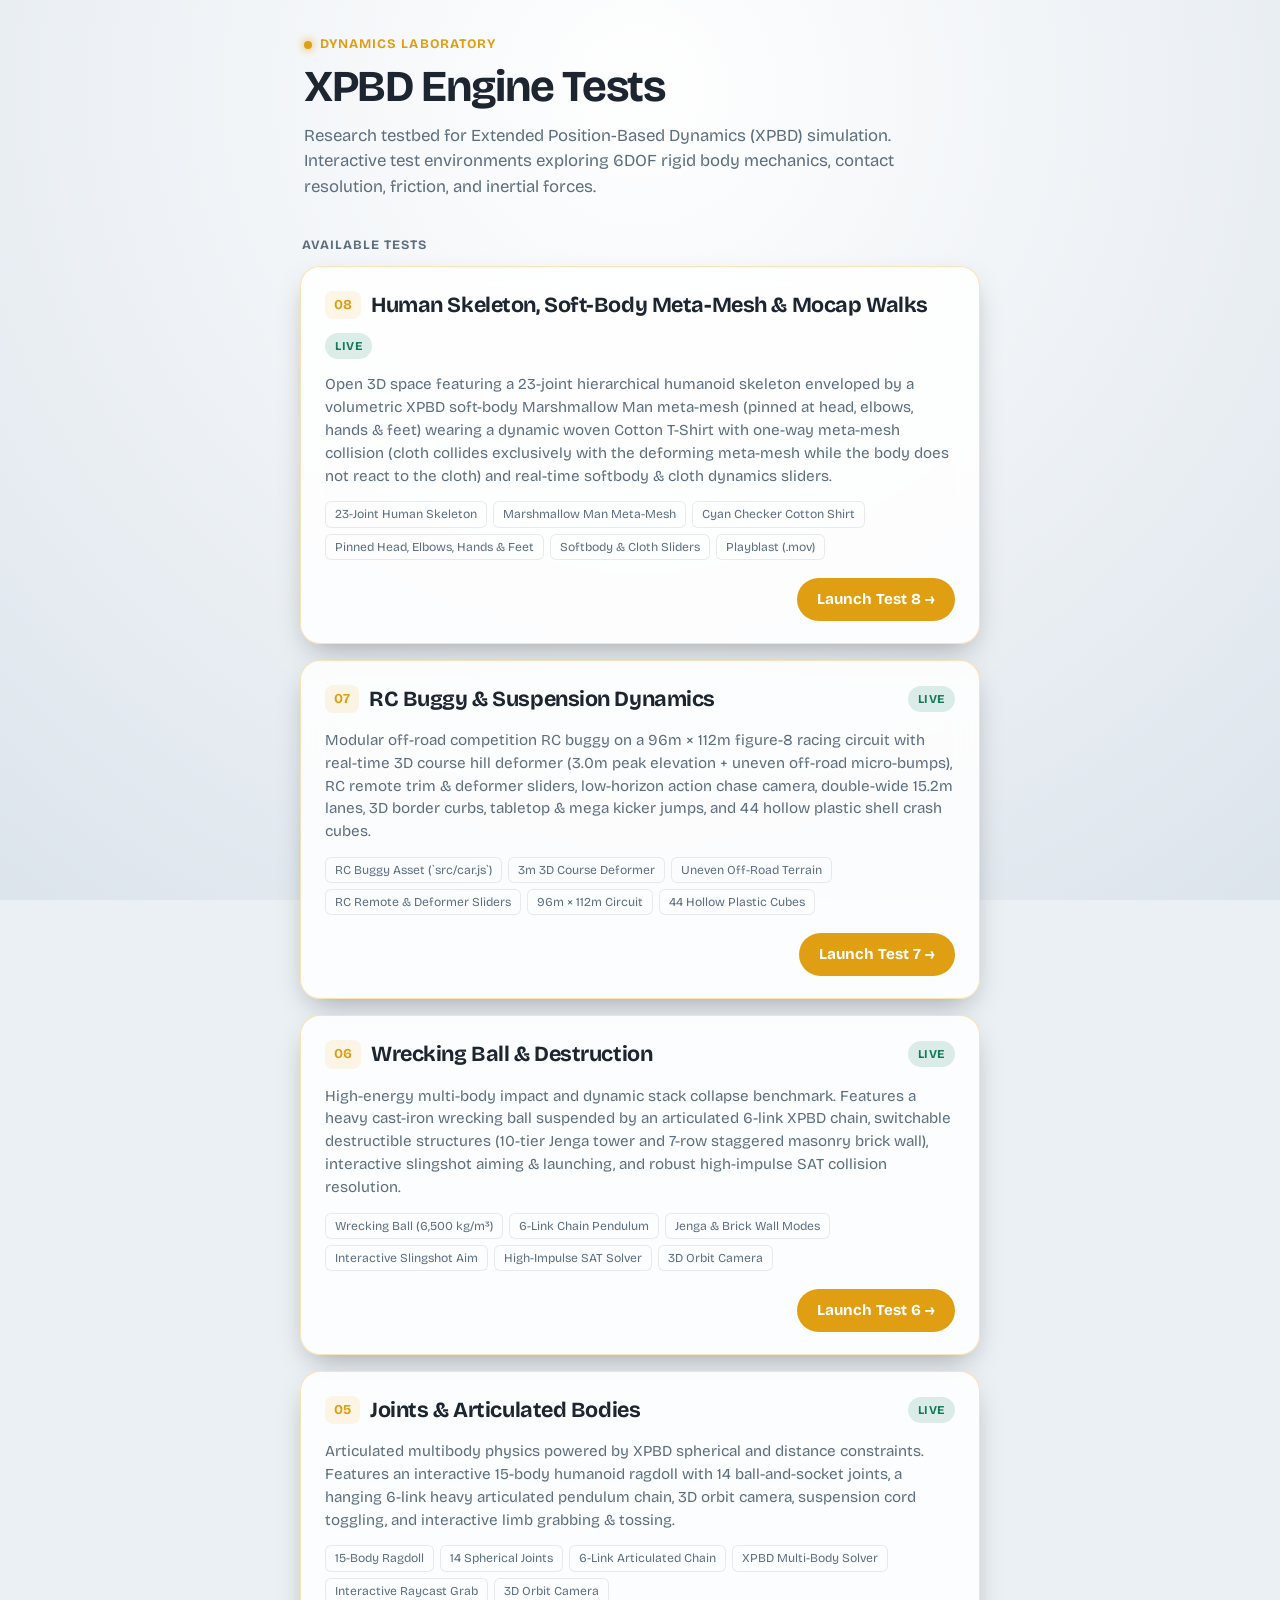
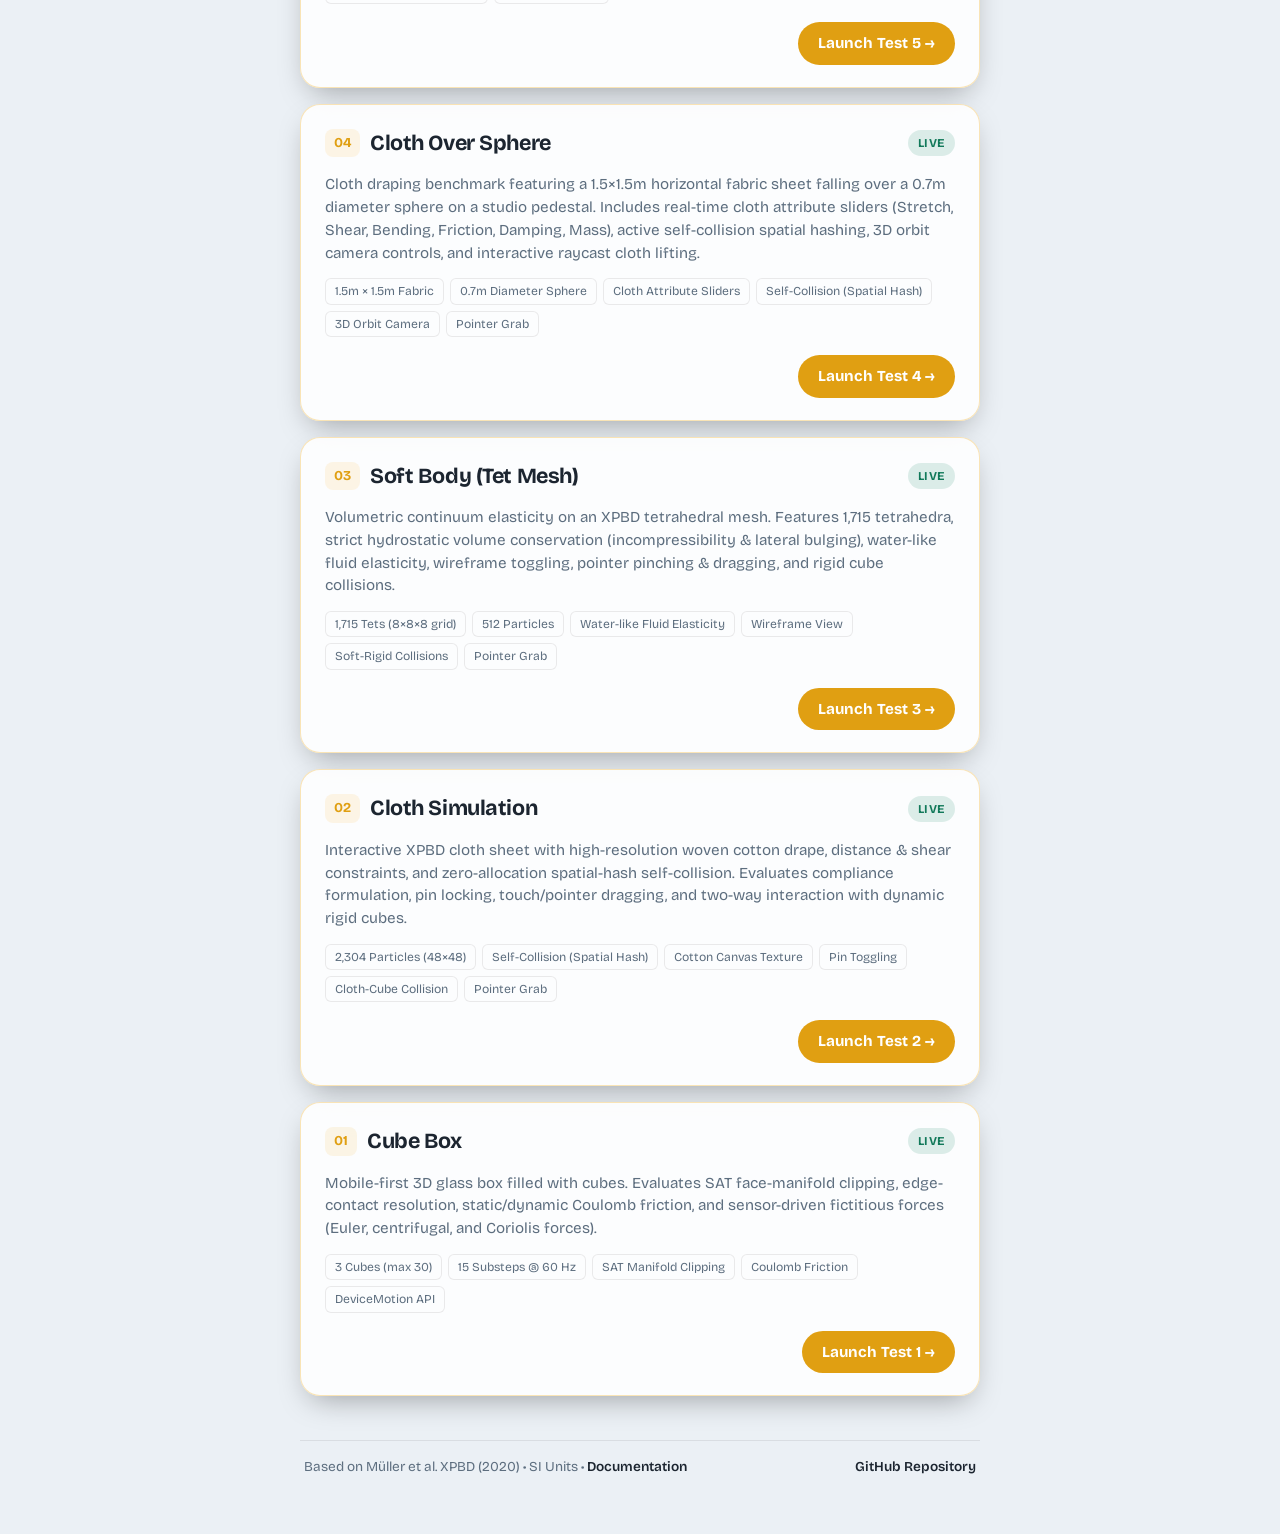
<file: index.html>
<!DOCTYPE html>
<html lang="en">
<head>
<meta charset="utf-8">
<meta name="viewport" content="width=device-width, initial-scale=1, viewport-fit=cover, user-scalable=no">
<title>XPBD Dynamics Engine — Test Suite</title>
<link rel="preconnect" href="https://fonts.googleapis.com">
<link href="https://fonts.googleapis.com/css2?family=Bricolage+Grotesque:opsz,wght@12..96,400;12..96,600;12..96,700&display=swap" rel="stylesheet">
<style>
:root {
  --bg: #131a22;
  --bg-gradient: radial-gradient(circle at 50% 10%, #1d2937 0%, #10161e 100%);
  --surface: rgba(26, 36, 48, 0.7);
  --surface-border: rgba(255, 255, 255, 0.08);
  --ink: #f3efe6;
  --muted: #95a5b5;
  --accent: #f2b632;
  --accent-ink: #131a22;
  --badge-active-bg: rgba(79, 191, 159, 0.16);
  --badge-active-color: #4fbf9f;
  --badge-planned-bg: rgba(185, 196, 207, 0.12);
  --badge-planned-color: #95a5b5;
  box-sizing: border-box;
}
@media (prefers-color-scheme: light) {
  :root:not([data-theme="dark"]) {
    --bg: #ebf0f5;
    --bg-gradient: radial-gradient(circle at 50% 10%, #ffffff 0%, #dce4ec 100%);
    --surface: rgba(255, 255, 255, 0.85);
    --surface-border: rgba(0, 0, 0, 0.08);
    --ink: #1c2530;
    --muted: #5d6e7f;
    --accent: #e09f12;
    --accent-ink: #ffffff;
    --badge-active-bg: rgba(30, 142, 110, 0.15);
    --badge-active-color: #12795a;
    --badge-planned-bg: rgba(93, 110, 127, 0.12);
    --badge-planned-color: #5d6e7f;
  }
}

*, *::before, *::after { box-sizing: inherit; margin: 0; padding: 0; }

body {
  min-height: 100vh;
  min-height: 100dvh;
  background: var(--bg);
  background-image: var(--bg-gradient);
  background-attachment: fixed;
  color: var(--ink);
  font-family: "Bricolage Grotesque", system-ui, -apple-system, "Segoe UI", sans-serif;
  line-height: 1.5;
  padding: calc(24px + env(safe-area-inset-top, 0px)) 20px calc(40px + env(safe-area-inset-bottom, 0px));
  display: flex;
  flex-direction: column;
  align-items: center;
}

.container {
  width: 100%;
  max-width: 680px;
  display: flex;
  flex-direction: column;
  gap: 28px;
}

header {
  padding: 8px 4px;
}

.brand {
  display: inline-flex;
  align-items: center;
  gap: 8px;
  font-size: 0.82rem;
  font-weight: 700;
  text-transform: uppercase;
  letter-spacing: 0.08em;
  color: var(--accent);
  margin-bottom: 8px;
}

.brand-dot {
  width: 8px;
  height: 8px;
  border-radius: 50%;
  background: var(--accent);
  box-shadow: 0 0 10px var(--accent);
}

h1 {
  font-size: clamp(2rem, 5vw, 2.75rem);
  font-weight: 700;
  line-height: 1.1;
  letter-spacing: -0.03em;
  margin-bottom: 12px;
}

.intro {
  color: var(--muted);
  font-size: 1.05rem;
  line-height: 1.5;
}

.section-label {
  font-size: 0.8rem;
  font-weight: 700;
  text-transform: uppercase;
  letter-spacing: 0.08em;
  color: var(--muted);
  margin-bottom: 12px;
  padding-left: 2px;
}

.tests-list {
  display: flex;
  flex-direction: column;
  gap: 16px;
}

.test-card {
  position: relative;
  background: var(--surface);
  border: 1px solid var(--surface-border);
  border-radius: 20px;
  padding: 22px 24px;
  backdrop-filter: blur(14px);
  -webkit-backdrop-filter: blur(14px);
  transition: transform 0.2s ease, border-color 0.2s ease, box-shadow 0.2s ease;
  display: flex;
  flex-direction: column;
  gap: 14px;
}

.test-card.active-test {
  border-color: rgba(242, 182, 50, 0.35);
  box-shadow: 0 12px 30px -10px rgba(0, 0, 0, 0.35);
}

.test-card.active-test:hover {
  transform: translateY(-2px);
  border-color: var(--accent);
}

.card-top {
  display: flex;
  align-items: center;
  justify-content: space-between;
  gap: 12px;
  flex-wrap: wrap;
}

.test-title-group {
  display: flex;
  align-items: center;
  gap: 10px;
}

.test-number {
  font-size: 0.85rem;
  font-weight: 700;
  color: var(--accent);
  background: rgba(242, 182, 50, 0.12);
  padding: 4px 9px;
  border-radius: 8px;
}

.test-name {
  font-size: 1.35rem;
  font-weight: 700;
  letter-spacing: -0.02em;
}

.badge {
  font-size: 0.75rem;
  font-weight: 700;
  text-transform: uppercase;
  letter-spacing: 0.05em;
  padding: 4px 10px;
  border-radius: 999px;
}

.badge.active {
  background: var(--badge-active-bg);
  color: var(--badge-active-color);
}

.badge.planned {
  background: var(--badge-planned-bg);
  color: var(--badge-planned-color);
}

.test-desc {
  color: var(--muted);
  font-size: 0.95rem;
  line-height: 1.5;
}

.pill-group {
  display: flex;
  flex-wrap: wrap;
  gap: 6px;
}

.pill {
  font-size: 0.76rem;
  padding: 3px 9px;
  border-radius: 6px;
  background: rgba(255, 255, 255, 0.05);
  color: var(--muted);
  border: 1px solid var(--surface-border);
}

.card-actions {
  display: flex;
  align-items: center;
  justify-content: flex-end;
  margin-top: 4px;
}

.launch-btn {
  display: inline-flex;
  align-items: center;
  gap: 8px;
  background: var(--accent);
  color: var(--accent-ink);
  font-weight: 700;
  font-size: 0.95rem;
  padding: 10px 20px;
  border-radius: 999px;
  text-decoration: none;
  transition: transform 0.15s ease, filter 0.15s ease;
}

.launch-btn:hover {
  filter: brightness(1.08);
  transform: scale(1.02);
}

.launch-btn:active {
  transform: scale(0.98);
}

.dimmed-card {
  opacity: 0.65;
}

footer {
  margin-top: 16px;
  padding: 16px 4px;
  border-top: 1px solid var(--surface-border);
  display: flex;
  justify-content: space-between;
  align-items: center;
  flex-wrap: wrap;
  gap: 12px;
  font-size: 0.85rem;
  color: var(--muted);
}

footer a {
  color: var(--ink);
  text-decoration: none;
  font-weight: 600;
}

footer a:hover {
  color: var(--accent);
}
</style>
</head>
<body>
<div class="container">
  <header>
    <div class="brand">
      <span class="brand-dot"></span>
      Dynamics Laboratory
    </div>
    <h1>XPBD Engine Tests</h1>
    <p class="intro">
      Research testbed for Extended Position-Based Dynamics (XPBD) simulation. Interactive test environments exploring 6DOF rigid body mechanics, contact resolution, friction, and inertial forces.
    </p>
  </header>

  <main>
    <div class="section-label">Available Tests</div>
    <div class="tests-list">

      <!-- Test 8 -->
      <article class="test-card active-test">
        <div class="card-top">
          <div class="test-title-group">
            <span class="test-number">08</span>
            <h2 class="test-name">Human Skeleton, Soft-Body Meta-Mesh & Mocap Walks</h2>
          </div>
          <span class="badge active">Live</span>
        </div>
        <p class="test-desc">
          Open 3D space featuring a 23-joint hierarchical humanoid skeleton enveloped by a volumetric XPBD soft-body Marshmallow Man meta-mesh (pinned at head, elbows, hands & feet) wearing a dynamic woven Cotton T-Shirt with one-way meta-mesh collision (cloth collides exclusively with the deforming meta-mesh while the body does not react to the cloth) and real-time softbody & cloth dynamics sliders.
        </p>
        <div class="pill-group">
          <span class="pill">23-Joint Human Skeleton</span>
          <span class="pill">Marshmallow Man Meta-Mesh</span>
          <span class="pill">Cyan Checker Cotton Shirt</span>
          <span class="pill">Pinned Head, Elbows, Hands & Feet</span>
          <span class="pill">Softbody & Cloth Sliders</span>
          <span class="pill">Playblast (.mov)</span>
        </div>
        <div class="card-actions">
          <a class="launch-btn" href="./tests/test8/?v=46">Launch Test 8 &rarr;</a>
        </div>
      </article>

      <!-- Test 7 -->
      <article class="test-card active-test">
        <div class="card-top">
          <div class="test-title-group">
            <span class="test-number">07</span>
            <h2 class="test-name">RC Buggy & Suspension Dynamics</h2>
          </div>
          <span class="badge active">Live</span>
        </div>
        <p class="test-desc">
          Modular off-road competition RC buggy on a 96m × 112m figure-8 racing circuit with real-time 3D course hill deformer (3.0m peak elevation + uneven off-road micro-bumps), RC remote trim & deformer sliders, low-horizon action chase camera, double-wide 15.2m lanes, 3D border curbs, tabletop & mega kicker jumps, and 44 hollow plastic shell crash cubes.
        </p>
        <div class="pill-group">
          <span class="pill">RC Buggy Asset (`src/car.js`)</span>
          <span class="pill">3m 3D Course Deformer</span>
          <span class="pill">Uneven Off-Road Terrain</span>
          <span class="pill">RC Remote & Deformer Sliders</span>
          <span class="pill">96m × 112m Circuit</span>
          <span class="pill">44 Hollow Plastic Cubes</span>
        </div>
        <div class="card-actions">
          <a class="launch-btn" href="./tests/test7/?v=19">Launch Test 7 &rarr;</a>
        </div>
      </article>

      <!-- Test 6 -->
      <article class="test-card active-test">
        <div class="card-top">
          <div class="test-title-group">
            <span class="test-number">06</span>
            <h2 class="test-name">Wrecking Ball & Destruction</h2>
          </div>
          <span class="badge active">Live</span>
        </div>
        <p class="test-desc">
          High-energy multi-body impact and dynamic stack collapse benchmark. Features a heavy cast-iron wrecking ball suspended by an articulated 6-link XPBD chain, switchable destructible structures (10-tier Jenga tower and 7-row staggered masonry brick wall), interactive slingshot aiming & launching, and robust high-impulse SAT collision resolution.
        </p>
        <div class="pill-group">
          <span class="pill">Wrecking Ball (6,500 kg/m³)</span>
          <span class="pill">6-Link Chain Pendulum</span>
          <span class="pill">Jenga & Brick Wall Modes</span>
          <span class="pill">Interactive Slingshot Aim</span>
          <span class="pill">High-Impulse SAT Solver</span>
          <span class="pill">3D Orbit Camera</span>
        </div>
        <div class="card-actions">
          <a class="launch-btn" href="./tests/test6/">Launch Test 6 &rarr;</a>
        </div>
      </article>

      <!-- Test 5 -->
      <article class="test-card active-test">
        <div class="card-top">
          <div class="test-title-group">
            <span class="test-number">05</span>
            <h2 class="test-name">Joints & Articulated Bodies</h2>
          </div>
          <span class="badge active">Live</span>
        </div>
        <p class="test-desc">
          Articulated multibody physics powered by XPBD spherical and distance constraints. Features an interactive 15-body humanoid ragdoll with 14 ball-and-socket joints, a hanging 6-link heavy articulated pendulum chain, 3D orbit camera, suspension cord toggling, and interactive limb grabbing & tossing.
        </p>
        <div class="pill-group">
          <span class="pill">15-Body Ragdoll</span>
          <span class="pill">14 Spherical Joints</span>
          <span class="pill">6-Link Articulated Chain</span>
          <span class="pill">XPBD Multi-Body Solver</span>
          <span class="pill">Interactive Raycast Grab</span>
          <span class="pill">3D Orbit Camera</span>
        </div>
        <div class="card-actions">
          <a class="launch-btn" href="./tests/test5/">Launch Test 5 &rarr;</a>
        </div>
      </article>

      <!-- Test 4 -->
      <article class="test-card active-test">
        <div class="card-top">
          <div class="test-title-group">
            <span class="test-number">04</span>
            <h2 class="test-name">Cloth Over Sphere</h2>
          </div>
          <span class="badge active">Live</span>
        </div>
        <p class="test-desc">
          Cloth draping benchmark featuring a 1.5×1.5m horizontal fabric sheet falling over a 0.7m diameter sphere on a studio pedestal. Includes real-time cloth attribute sliders (Stretch, Shear, Bending, Friction, Damping, Mass), active self-collision spatial hashing, 3D orbit camera controls, and interactive raycast cloth lifting.
        </p>
        <div class="pill-group">
          <span class="pill">1.5m × 1.5m Fabric</span>
          <span class="pill">0.7m Diameter Sphere</span>
          <span class="pill">Cloth Attribute Sliders</span>
          <span class="pill">Self-Collision (Spatial Hash)</span>
          <span class="pill">3D Orbit Camera</span>
          <span class="pill">Pointer Grab</span>
        </div>
        <div class="card-actions">
          <a class="launch-btn" href="./tests/test4/?v=19">Launch Test 4 &rarr;</a>
        </div>
      </article>

      <!-- Test 3 -->
      <article class="test-card active-test">
        <div class="card-top">
          <div class="test-title-group">
            <span class="test-number">03</span>
            <h2 class="test-name">Soft Body (Tet Mesh)</h2>
          </div>
          <span class="badge active">Live</span>
        </div>
        <p class="test-desc">
          Volumetric continuum elasticity on an XPBD tetrahedral mesh. Features 1,715 tetrahedra, strict hydrostatic volume conservation (incompressibility & lateral bulging), water-like fluid elasticity, wireframe toggling, pointer pinching & dragging, and rigid cube collisions.
        </p>
        <div class="pill-group">
          <span class="pill">1,715 Tets (8×8×8 grid)</span>
          <span class="pill">512 Particles</span>
          <span class="pill">Water-like Fluid Elasticity</span>
          <span class="pill">Wireframe View</span>
          <span class="pill">Soft-Rigid Collisions</span>
          <span class="pill">Pointer Grab</span>
        </div>
        <div class="card-actions">
          <a class="launch-btn" href="./tests/test3/">Launch Test 3 &rarr;</a>
        </div>
      </article>

      <!-- Test 2 -->
      <article class="test-card active-test">
        <div class="card-top">
          <div class="test-title-group">
            <span class="test-number">02</span>
            <h2 class="test-name">Cloth Simulation</h2>
          </div>
          <span class="badge active">Live</span>
        </div>
        <p class="test-desc">
          Interactive XPBD cloth sheet with high-resolution woven cotton drape, distance & shear constraints, and zero-allocation spatial-hash self-collision. Evaluates compliance formulation, pin locking, touch/pointer dragging, and two-way interaction with dynamic rigid cubes.
        </p>
        <div class="pill-group">
          <span class="pill">2,304 Particles (48×48)</span>
          <span class="pill">Self-Collision (Spatial Hash)</span>
          <span class="pill">Cotton Canvas Texture</span>
          <span class="pill">Pin Toggling</span>
          <span class="pill">Cloth-Cube Collision</span>
          <span class="pill">Pointer Grab</span>
        </div>
        <div class="card-actions">
          <a class="launch-btn" href="./tests/test2/">Launch Test 2 &rarr;</a>
        </div>
      </article>

      <!-- Test 1 -->
      <article class="test-card active-test">
        <div class="card-top">
          <div class="test-title-group">
            <span class="test-number">01</span>
            <h2 class="test-name">Cube Box</h2>
          </div>
          <span class="badge active">Live</span>
        </div>
        <p class="test-desc">
          Mobile-first 3D glass box filled with cubes. Evaluates SAT face-manifold clipping, edge-contact resolution, static/dynamic Coulomb friction, and sensor-driven fictitious forces (Euler, centrifugal, and Coriolis forces).
        </p>
        <div class="pill-group">
          <span class="pill">3 Cubes (max 30)</span>
          <span class="pill">15 Substeps @ 60 Hz</span>
          <span class="pill">SAT Manifold Clipping</span>
          <span class="pill">Coulomb Friction</span>
          <span class="pill">DeviceMotion API</span>
        </div>
        <div class="card-actions">
          <a class="launch-btn" href="./tests/test1/">Launch Test 1 &rarr;</a>
        </div>
      </article>

    </div>
  </main>

  <footer>
    <div>Based on Müller et al. XPBD (2020) &bull; SI Units &bull; <a href="https://github.com/kjetilhk/GameOfCubes/tree/main/docs" target="_blank" rel="noopener">Documentation</a></div>
    <div><a href="https://github.com/kjetilhk/GameOfCubes" target="_blank" rel="noopener">GitHub Repository</a></div>
  </footer>
</div>
</body>
</html>
</file>
